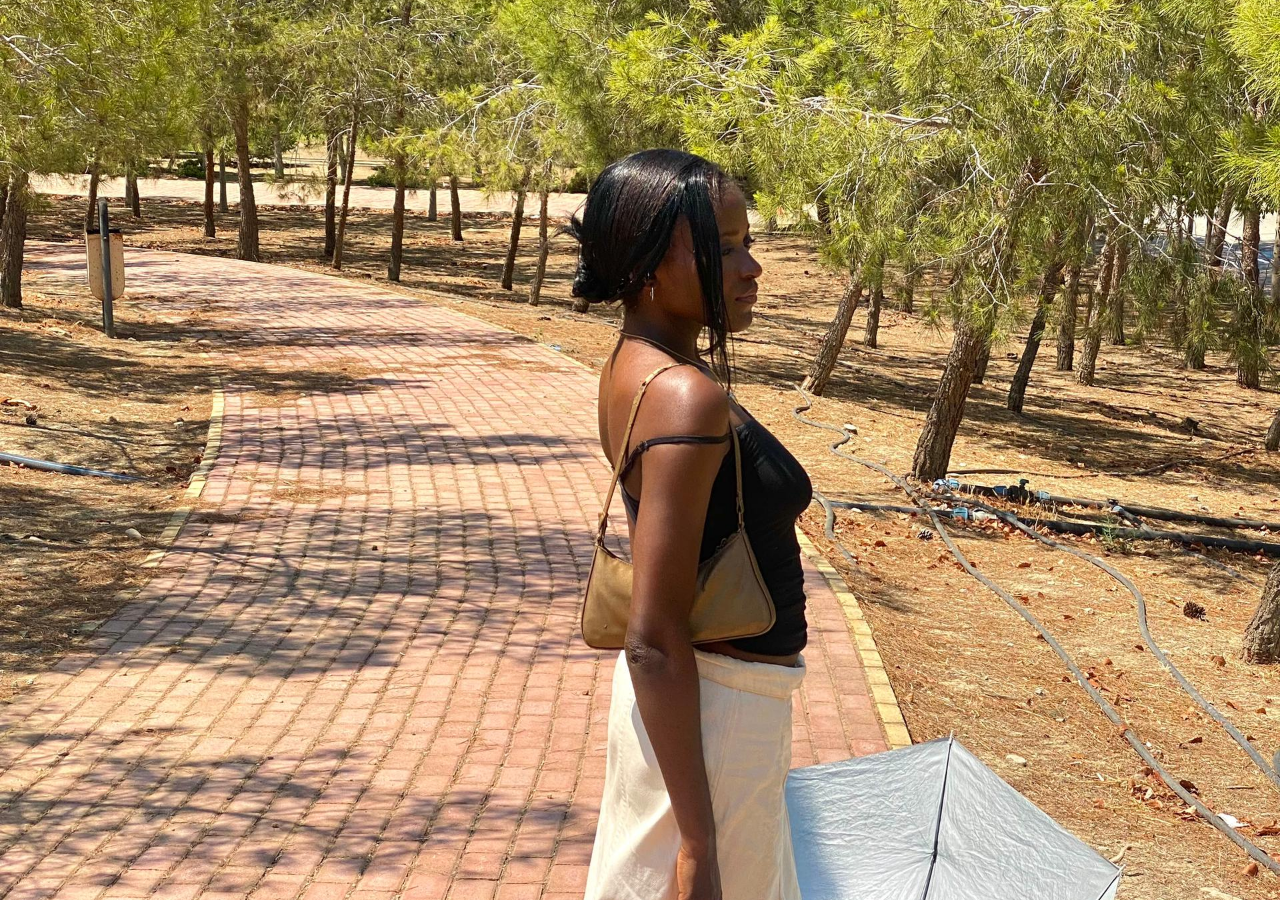
<file: index.html>
<!DOCTYPE html>
<html lang="en">
<head>
  <meta charset="UTF-8" />
  <meta name="viewport" content="width=device-width, initial-scale=1.0" />
  <title>Our Anniversary</title>
  <link rel="stylesheet" href="style.css" />
  <link rel="icon" href="Media/1.jpg" type="image/jpeg">

  <!-- Open Graph / Facebook -->
<meta property="og:title" content="Our Anniversary" />
<meta property="og:description" content="Celebrate our special day together 💕" />
<meta property="og:image" content="https://ruddyw.github.io/1stanniversary/Media/1.jpeg" />
<meta property="og:url" content="https://ruddyw.github.io/1stanniversary/" />
<meta property="og:type" content="website" />

<!-- Twitter -->
<meta name="twitter:card" content="summary_large_image" />
<meta name="twitter:title" content="Our Anniversary" />
<meta name="twitter:description" content="Celebrate our special day together 💕" />
<meta name="twitter:image" content="https://ruddyw.github.io/1stanniversary/Media/1.jpeg" />

</head>
<body>

  <!-- Welcome Section -->
  <div class="welcome-section show" id="welcome">
    <button class="welcome-button" onclick="revealHero()">HAPPY ANNIVERSARY<br><b>Click</b></button>
  </div>

  <!-- Hidden Hero Section -->
  <div class="hero-section" id="hero">
    <div class="love-letter">
      <p>
        Hey Theodora,
        <br>
        Since the day we met in May 2024, I haven’t stopped thinking about how special you are. We officially became us on this day July 25th From that moment on, every day has felt brighter, fuller, and more meaningful just because you’re in my life.
        <br>
        I love your personality, the way you’re creative, fun, so cute, and yes, beautifully overthinking everything in your own adorable way. You’re goal-driven and passionate, and that fire in you inspires me to be better every day. Honestly, just the thought of you puts the biggest smile on my face.
        <br>
        I’m proud to be your gentle giant. We’ve have our ups and downs, moments when life tests us, but through it all, we’ve stayed inseparable. That alone means everything. The memories we’ve made together already feel like a lifetime, and I treasure each one.
        <br>
        I’ll never forget making you walk those 20 kilometers, and in that moment, I realized you’d do anything with me, no matter what. It showed me the strength of your heart and the trust we share. There are so many more adventures waiting for us, and I’m excited to face them all with you by my side.
        <br>
        Thank you for being you, fun, beautiful, driven, and for loving me the way you do. I’m looking forward to celebrating many more years, memories, and love with you.
        <br><br>Yours Truly,
        <br>Ruddy
      </p>
    </div>
    <a href="video.html" class="invite-button">next</a>
  </div>

  <script src="script.js"></script>
</body>
</html>
</file>
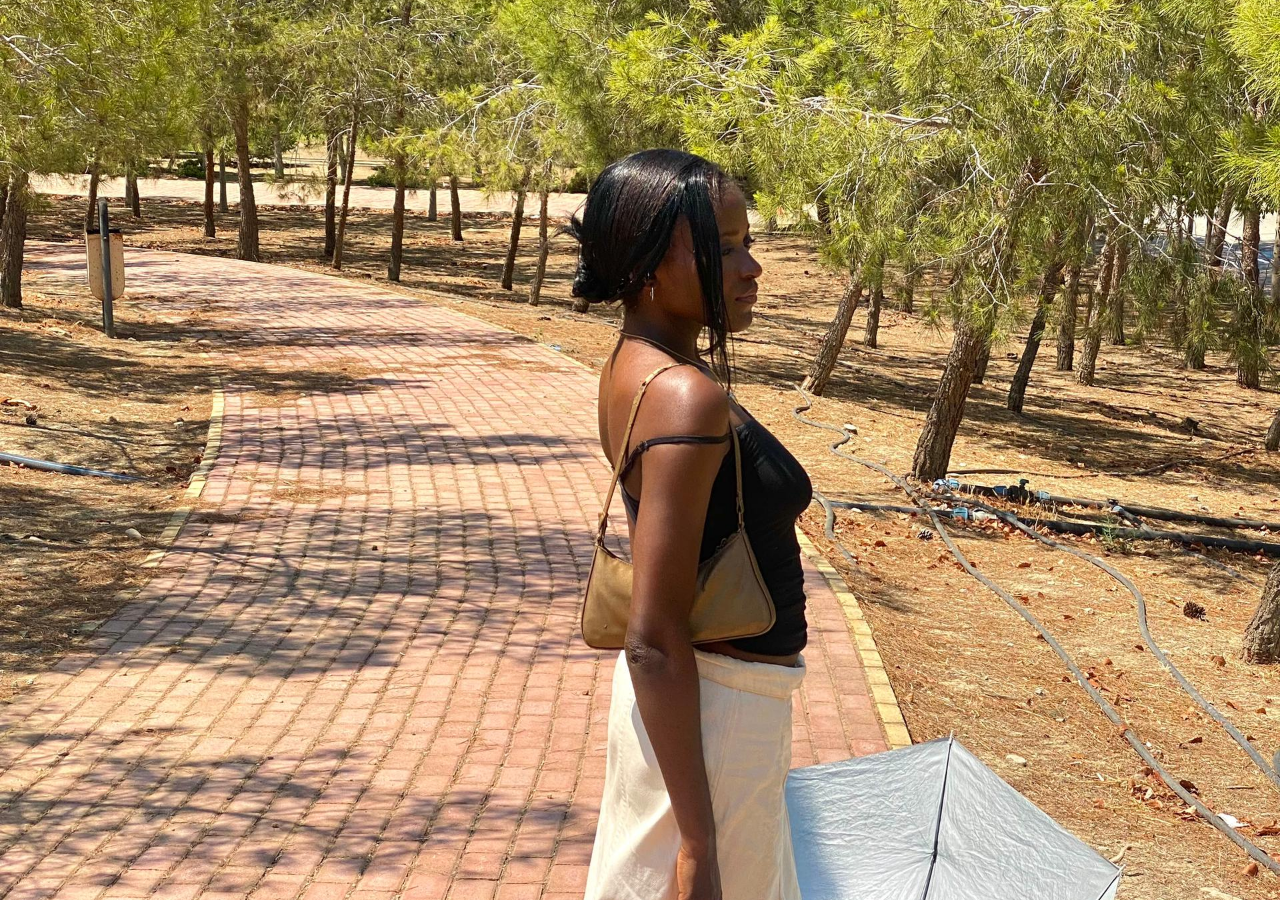
<file: Anniversary Website/index.html>
<!DOCTYPE html>
<html lang="en">
<head>
  <meta charset="UTF-8" />
  <meta name="viewport" content="width=device-width, initial-scale=1.0" />
  <title>Our Anniversary</title>
  <link rel="stylesheet" href="style.css" />
</head>
<body>

  <!-- Welcome Section -->
  <div class="welcome-section show" id="welcome">
    <button class="welcome-button" onclick="revealHero()">HAPPY ANNIVERSARY<br>next</button>
  </div>

  <!-- Hidden Hero Section -->
  <div class="hero-section" id="hero">
    <div class="love-letter">
      <p>
        Hey Theodora,
        <br>
        Since the day we met in May 2024, I haven’t stopped thinking about how special you are. We officially became us on July 25th, and from that moment on, every day has felt brighter, fuller, and more meaningful just because you’re in my life.
        <br>
        I love your personality, the way you’re so creative, so fun, so cute, and yes, beautifully overthinking everything in your own adorable way. You’re goal-driven and passionate, and that fire in you inspires me to be better every day. Honestly, just the thought of you puts the biggest smile on my face.
        <br>
        I’m proud to be your gentle giant, the one who’s here for you. We’ve had our ups and downs, moments when life tested us, but through it all, we’ve stayed inseparable. And that, to me, means everything. The memories we’ve made together already feel like a lifetime, and I treasure each one.
        <br>
        I’ll never forget making you walk those 20 kilometers, and in that moment, I realized you’d do anything with me, no matter what. It showed me the strength of your heart and the trust we share. There are so many more adventures waiting for us, and I’m excited to face them all with you by my side.
        <br>
        Thank you for being you — creative, fun, beautiful, driven, and for loving me the way you do. I’m looking forward to celebrating many more years, many more memories, and so much more love with you.
        <br><br>Always yours,
        <br>Ruddy
      </p>
    </div>
    <a href="video.html" class="invite-button">next</a>
  </div>

  <script src="script.js"></script>
</body>
</html>
</file>
<file: style.css>
* {
  margin: 0;
  padding: 0;
  box-sizing: border-box;
}

body, html {
  height: 100%;
  font-family: 'Segoe UI', sans-serif;
  scroll-behavior: smooth;
}

:root {
  --love-color: #ff4d6d;
  --bg-dark: #1e1e2f;
  --text-light: #fff0f5;
}

.welcome-section {
  background: url('Media/1.jpg') no-repeat center center/cover;
  height: 100vh;
  width: 100%;
  position: fixed;
  top: 0;
  left: 0;
  z-index: 10;
  display: flex;
  justify-content: center;
  align-items: center;
  background-color: var(--bg-dark);
  opacity: 1;
  animation: fadeInBG 2s ease forwards;
}

.welcome-section.fade-out {
  animation: fadeOut 1.5s ease forwards;
}

@keyframes fadeInBG {
  from { opacity: 0; }
  to { opacity: 1; }
}

@keyframes fadeOut {
  to { opacity: 0; visibility: hidden; }
}

.welcome-button {
  padding: 20px 40px;
  font-size: 28px;
  background-color: var(--love-color);
  color: white;
  border: none;
  border-radius: 50px;
  cursor: pointer;
  opacity: 0;
  transform: scale(0.5);
  animation: buttonPop 2s ease forwards 1s;
  box-shadow: 0 8px 16px rgba(0,0,0,0.3);
}

@keyframes buttonPop {
  to {
    opacity: 1;
    transform: scale(1);
  }
}

.welcome-button:hover {
  background-color: #e63956;
}

.hero-section {
  display: none;
  min-height: 100vh;
  background: linear-gradient(to bottom right, #ffccd5, #ffe0e9);
  background: url('Media/Main\ image.JPG') no-repeat center center/cover;
  color: var(--bg-dark);
  padding: 50px 20px;
  text-align: center;
  flex-direction: column;
  justify-content: center;
  align-items: center;
  opacity: 0;
  animation: none;
}

.hero-section.show {
  display: flex;
  animation: fadeSlideIn 1.5s ease forwards;
}

@keyframes fadeSlideIn {
  from {
    opacity: 0;
    transform: translateY(50px);
  }
  to {
    opacity: 1;
    transform: translateY(0);
  }
}

.love-letter {
  max-width: 700px;
  font-size: 20px;
  line-height: 1.8;
  background: white;
  padding: 30px;
  border-radius: 15px;
  box-shadow: 0 4px 20px rgba(0,0,0,0.1);
  margin-bottom: 30px;
}

.invite-button {
  padding: 15px 30px;
  font-size: 18px;
  background-color: var(--love-color);
  color: white;
  border: none;
  border-radius: 30px;
  cursor: pointer;
  text-decoration: none;
  transition: background 0.3s ease;
}

.invite-button:hover {
  background-color: #e63956;
}


/*******************************Page 2************************************/
/* Intro Screen with Background */
.video-intro {
  position: fixed;
  inset: 0;
  background: url('Media/2.jpg') no-repeat center center/cover;
  z-index: 10;
  display: flex;
  justify-content: center;
  align-items: center;
  transition: opacity 1s ease;
}

.video-intro.fade-out {
  opacity: 0;
  pointer-events: none;
}

/* Play Button */
.video-play-button {
  padding: 20px 40px;
  font-size: 26px;
  background-color: var(--love-color, #ff4d6d);
  color: white;
  border: none;
  border-radius: 50px;
  cursor: pointer;
  opacity: 0;
  transform: scale(0.5);
  animation: buttonFadeIn 2s ease forwards 1s;
  box-shadow: 0 8px 16px rgba(0,0,0,0.3);
}

.video-play-button:hover {
  background-color: #e63956;
}

@keyframes buttonFadeIn {
  to {
    opacity: 1;
    transform: scale(1);
  }
}

/* Video Wrapper */
.video-wrapper {
  display: none;
  position: fixed;
  inset: 0;
  z-index: 5;
  background: black;
  justify-content: center;
  align-items: center;
  animation: none;
}

.video-wrapper.show {
  display: flex;
  animation: fadeInVideo 1s ease forwards;
}

@keyframes fadeInVideo {
  from {
    opacity: 0;
  }
  to {
    opacity: 1;
  }
}

/*.video-responsive {
  position: relative;
  width: 100%;
  max-width: 960px;
  aspect-ratio: 16 / 9;
  margin: auto;
}

.video-responsive iframe {
  position: absolute;
  width: 100%;
  height: 100%;
  top: 0;
  left: 0;
  border: none;
}*/

#mainVideo {
  width: 100%;
  max-width: 960px;
  height: auto;
  outline: none;
}
</file>
<file: Anniversary Website/style.css>
* {
  margin: 0;
  padding: 0;
  box-sizing: border-box;
}

body, html {
  height: 100%;
  font-family: 'Segoe UI', sans-serif;
  scroll-behavior: smooth;
}

:root {
  --love-color: #ff4d6d;
  --bg-dark: #1e1e2f;
  --text-light: #fff0f5;
}

.welcome-section {
  background: url('Media/1.jpg') no-repeat center center/cover;
  height: 100vh;
  width: 100%;
  position: fixed;
  top: 0;
  left: 0;
  z-index: 10;
  display: flex;
  justify-content: center;
  align-items: center;
  background-color: var(--bg-dark);
  opacity: 1;
  animation: fadeInBG 2s ease forwards;
}

.welcome-section.fade-out {
  animation: fadeOut 1.5s ease forwards;
}

@keyframes fadeInBG {
  from { opacity: 0; }
  to { opacity: 1; }
}

@keyframes fadeOut {
  to { opacity: 0; visibility: hidden; }
}

.welcome-button {
  padding: 20px 40px;
  font-size: 28px;
  background-color: var(--love-color);
  color: white;
  border: none;
  border-radius: 50px;
  cursor: pointer;
  opacity: 0;
  transform: scale(0.5);
  animation: buttonPop 2s ease forwards 1s;
  box-shadow: 0 8px 16px rgba(0,0,0,0.3);
}

@keyframes buttonPop {
  to {
    opacity: 1;
    transform: scale(1);
  }
}

.welcome-button:hover {
  background-color: #e63956;
}

.hero-section {
  display: none;
  min-height: 100vh;
  background: linear-gradient(to bottom right, #ffccd5, #ffe0e9);
  background: url('Media/Main\ image.JPG') no-repeat center center/cover;
  color: var(--bg-dark);
  padding: 50px 20px;
  text-align: center;
  flex-direction: column;
  justify-content: center;
  align-items: center;
  opacity: 0;
  animation: none;
}

.hero-section.show {
  display: flex;
  animation: fadeSlideIn 1.5s ease forwards;
}

@keyframes fadeSlideIn {
  from {
    opacity: 0;
    transform: translateY(50px);
  }
  to {
    opacity: 1;
    transform: translateY(0);
  }
}

.love-letter {
  max-width: 700px;
  font-size: 20px;
  line-height: 1.8;
  background: white;
  padding: 30px;
  border-radius: 15px;
  box-shadow: 0 4px 20px rgba(0,0,0,0.1);
  margin-bottom: 30px;
}

.invite-button {
  padding: 15px 30px;
  font-size: 18px;
  background-color: var(--love-color);
  color: white;
  border: none;
  border-radius: 30px;
  cursor: pointer;
  text-decoration: none;
  transition: background 0.3s ease;
}

.invite-button:hover {
  background-color: #e63956;
}


/*******************************Page 2************************************/
/* Intro Screen with Background */
.video-intro {
  position: fixed;
  inset: 0;
  background: url('Media/2.jpg') no-repeat center center/cover;
  z-index: 10;
  display: flex;
  justify-content: center;
  align-items: center;
  transition: opacity 1s ease;
}

.video-intro.fade-out {
  opacity: 0;
  pointer-events: none;
}

/* Play Button */
.video-play-button {
  padding: 20px 40px;
  font-size: 26px;
  background-color: var(--love-color, #ff4d6d);
  color: white;
  border: none;
  border-radius: 50px;
  cursor: pointer;
  opacity: 0;
  transform: scale(0.5);
  animation: buttonFadeIn 2s ease forwards 1s;
  box-shadow: 0 8px 16px rgba(0,0,0,0.3);
}

.video-play-button:hover {
  background-color: #e63956;
}

@keyframes buttonFadeIn {
  to {
    opacity: 1;
    transform: scale(1);
  }
}

/* Video Wrapper */
.video-wrapper {
  display: none;
  position: fixed;
  inset: 0;
  z-index: 5;
  background: black;
  justify-content: center;
  align-items: center;
  animation: none;
}

.video-wrapper.show {
  display: flex;
  animation: fadeInVideo 1s ease forwards;
}

@keyframes fadeInVideo {
  from {
    opacity: 0;
  }
  to {
    opacity: 1;
  }
}

.video-responsive {
  position: relative;
  width: 100%;
  max-width: 960px;
  aspect-ratio: 16 / 9;
  margin: auto;
}

.video-responsive iframe {
  position: absolute;
  width: 100%;
  height: 100%;
  top: 0;
  left: 0;
  border: none;
}
</file>
